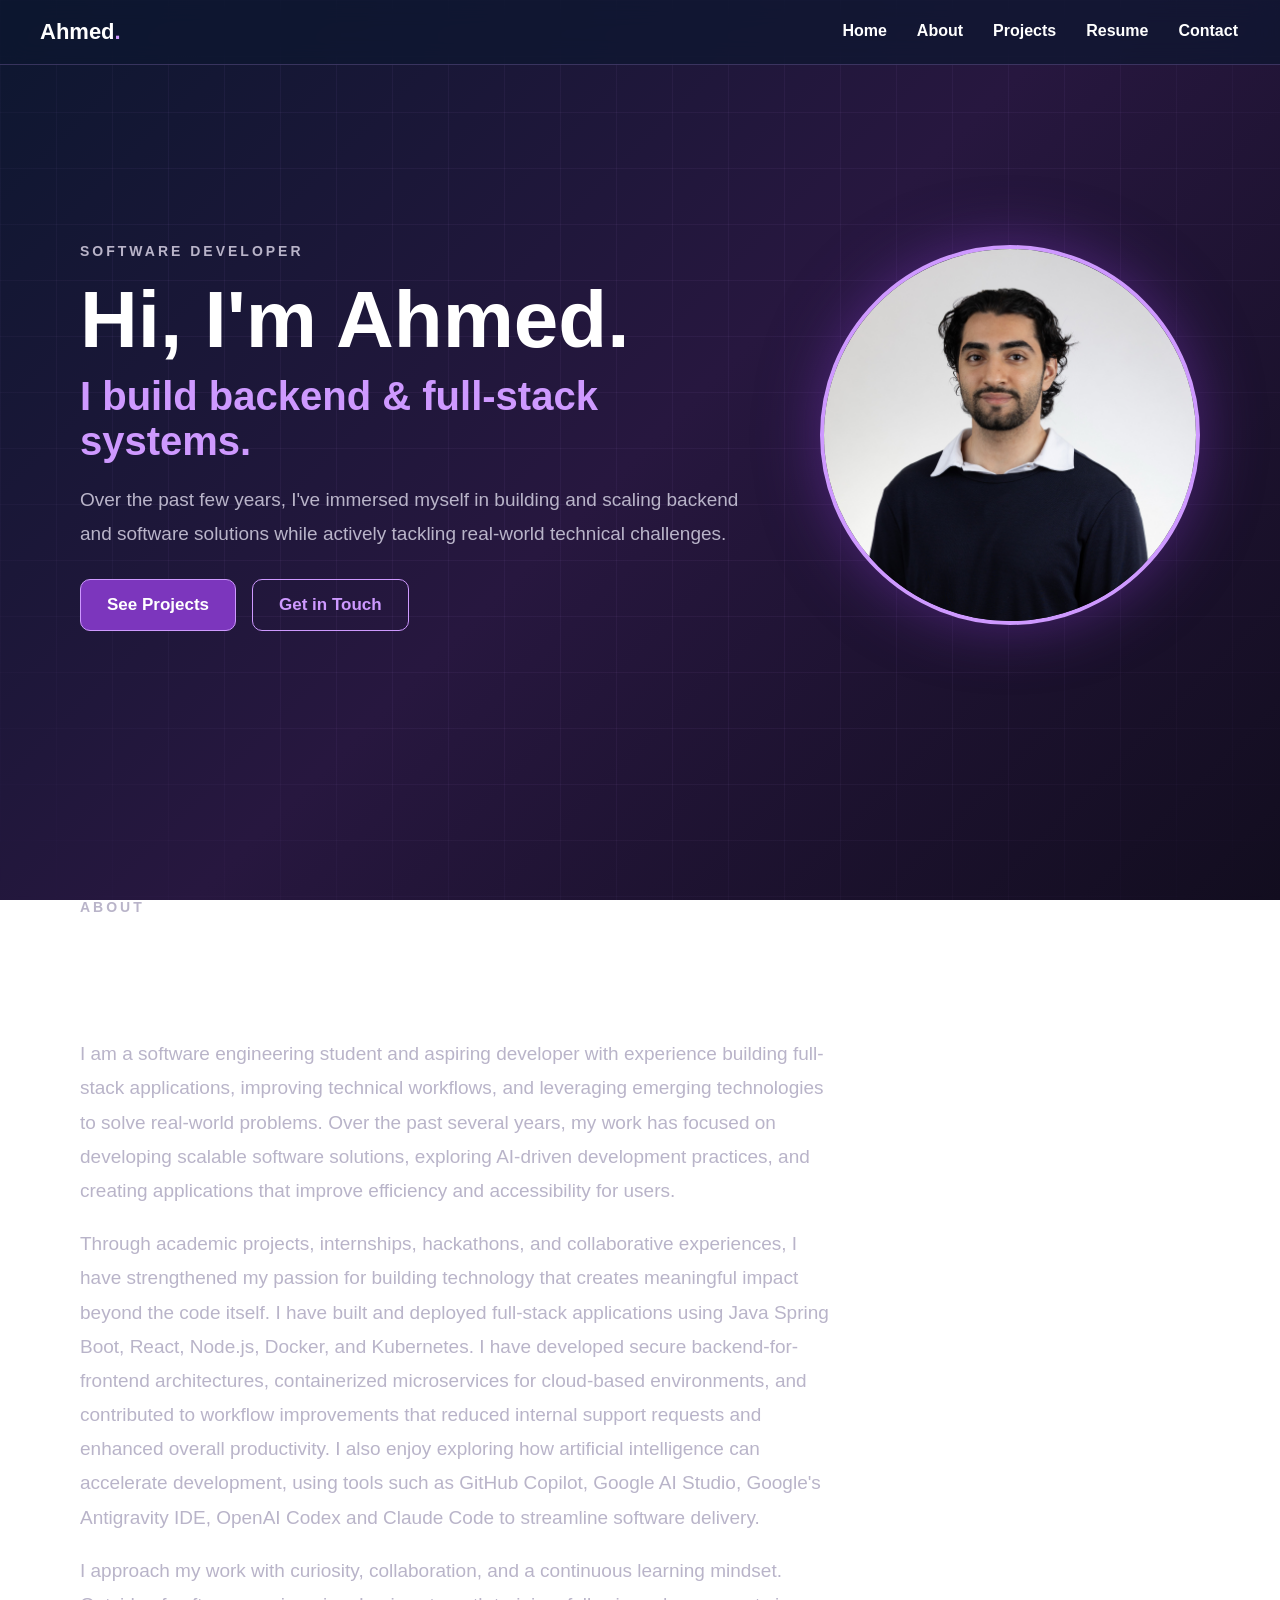
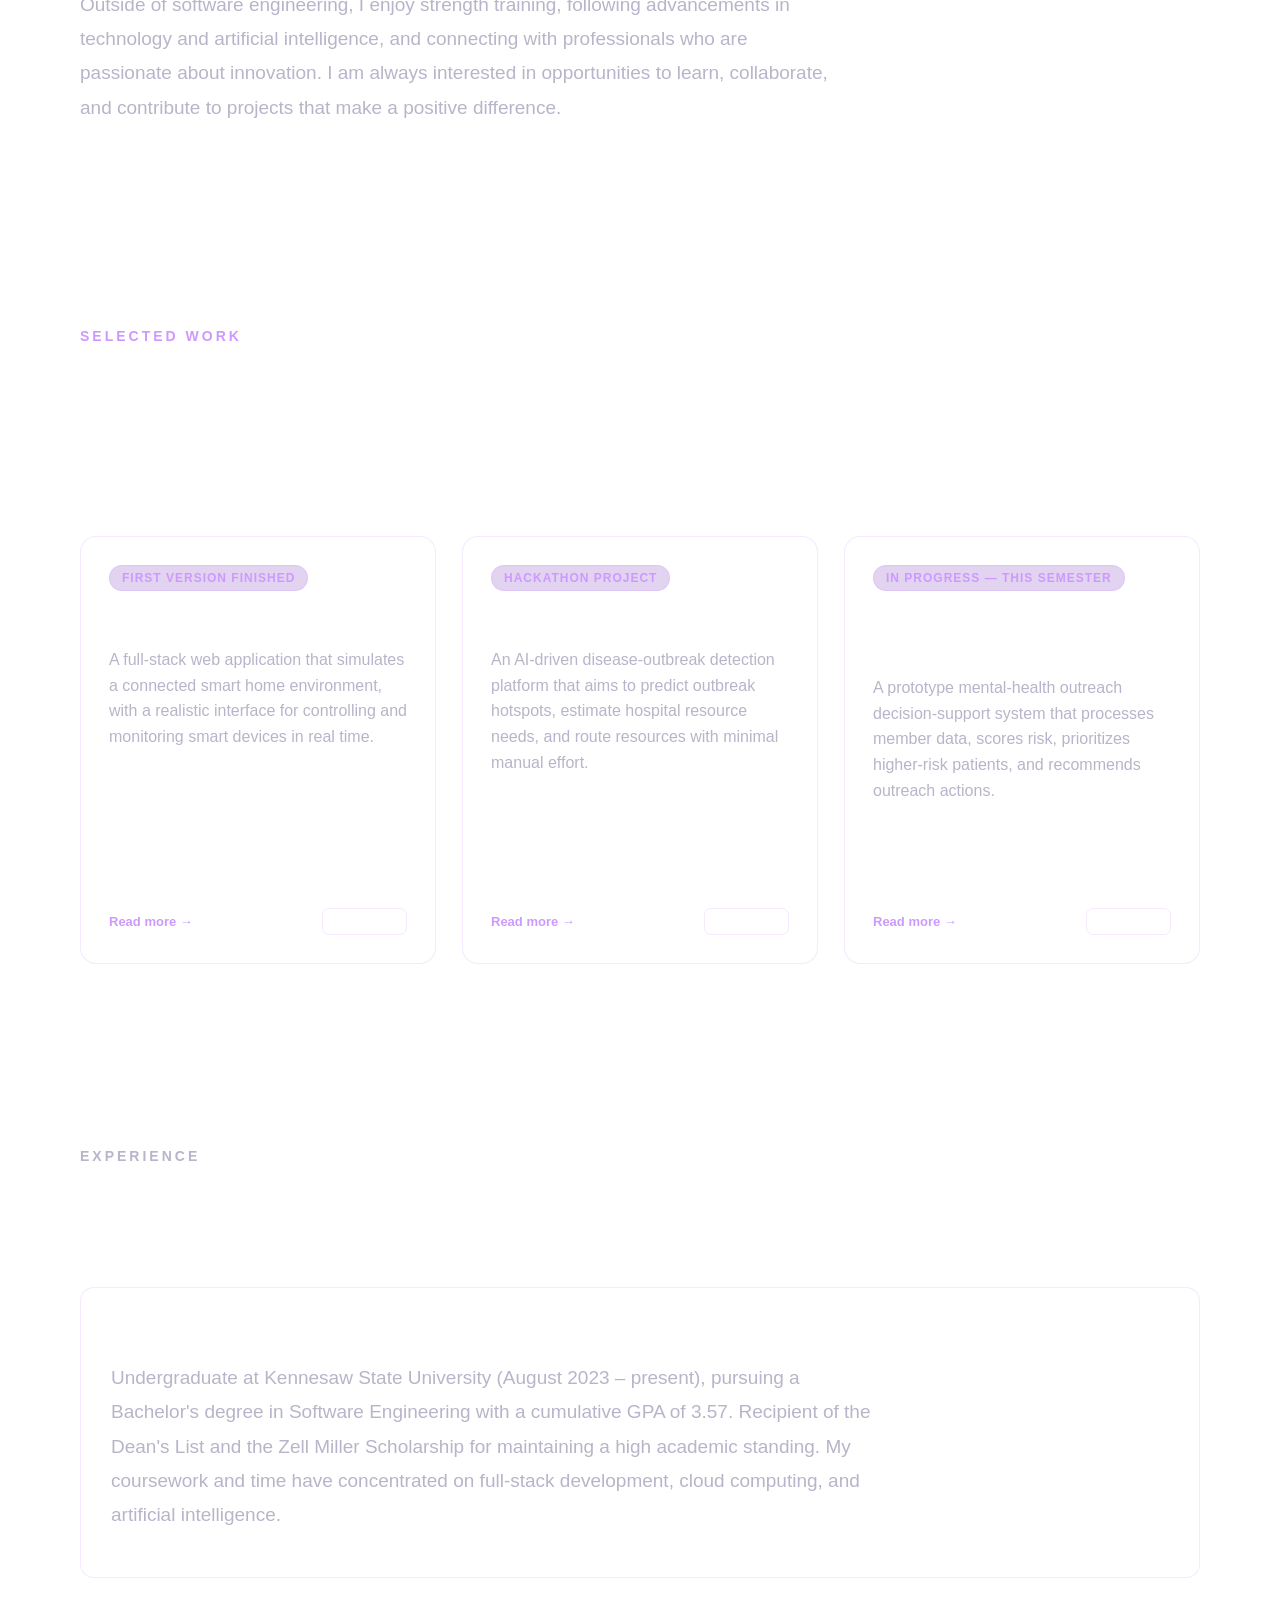
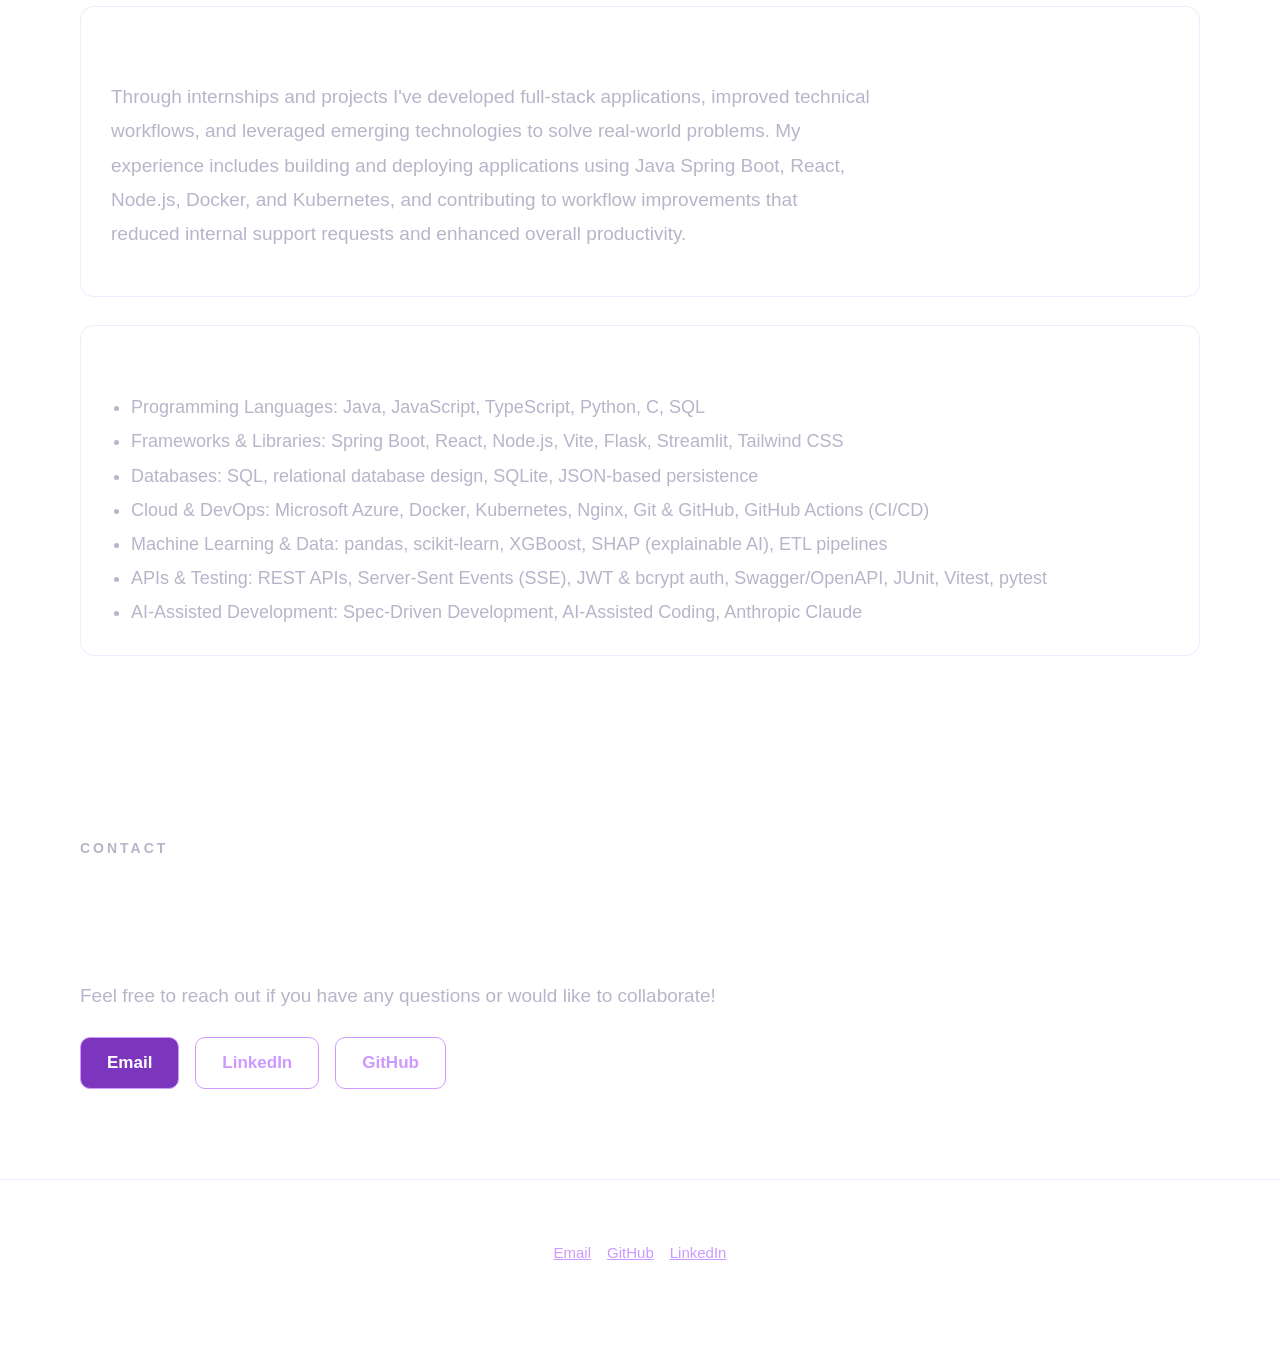
<file: index.html>
<!DOCTYPE html>
<html lang="en">
<head>
    <meta charset="UTF-8">
    <meta name="viewport" content="width=device-width, initial-scale=1.0">
    <title>Ahmed's Portfolio</title>
    <meta name="description" content="Ahmed — Software Developer. Full-stack and backend engineering, cloud, and AI-assisted development.">
    <link rel="stylesheet" href="styling/index.css">
</head>
<body>
    <header class="topbar">
        <a class="brand" href="#home">Ahmed<span>.</span></a>
        <nav class="main-nav">
            <a href="#home">Home</a>
            <a href="#about">About</a>
            <a href="#projects">Projects</a>
            <a href="#resume">Resume</a>
            <a href="#contact">Contact</a>
        </nav>
    </header>

    <main>
        <!-- ===== Hero ===== -->
        <section id="home" class="hero">
            <div class="hero-text">
                <p class="eyebrow">Software Developer</p>
                <h1>Hi, I'm Ahmed.</h1>
                <h2>I build backend &amp; full-stack systems.</h2>
                <p>Over the past few years, I've immersed myself in building and scaling backend and software solutions while actively tackling real-world technical challenges.</p>
                <div class="button-row">
                    <a class="btn" href="#projects">See Projects</a>
                    <a class="btn ghost" href="#contact">Get in Touch</a>
                </div>
            </div>
            <img class="profile-image" src="images/Headshot.png" alt="Ahmed headshot">
        </section>

        <!-- ===== About ===== -->
        <section id="about" class="prose">
            <p class="eyebrow">About</p>
            <h1>Who am I?</h1>
            <p>I am a software engineering student and aspiring developer with experience building full-stack applications, improving technical workflows, and leveraging emerging technologies to solve real-world problems. Over the past several years, my work has focused on developing scalable software solutions, exploring AI-driven development practices, and creating applications that improve efficiency and accessibility for users.</p>
            <p>Through academic projects, internships, hackathons, and collaborative experiences, I have strengthened my passion for building technology that creates meaningful impact beyond the code itself. I have built and deployed full-stack applications using Java Spring Boot, React, Node.js, Docker, and Kubernetes. I have developed secure backend-for-frontend architectures, containerized microservices for cloud-based environments, and contributed to workflow improvements that reduced internal support requests and enhanced overall productivity. I also enjoy exploring how artificial intelligence can accelerate development, using tools such as GitHub Copilot, Google AI Studio, Google's Antigravity IDE, OpenAI Codex and Claude Code to streamline software delivery.</p>
            <p>I approach my work with curiosity, collaboration, and a continuous learning mindset. Outside of software engineering, I enjoy strength training, following advancements in technology and artificial intelligence, and connecting with professionals who are passionate about innovation. I am always interested in opportunities to learn, collaborate, and contribute to projects that make a positive difference.</p>
        </section>

        <!-- ===== Projects ===== -->
        <section id="projects">
            <p class="eyebrow">Selected Work</p>
            <h1>My Projects</h1>
            <p>A selection of things I've built. Click a card to read the full breakdown.</p>

            <div class="card-grid" id="card-grid">
                <!-- Cards are rendered from PROJECTS in the script below -->
            </div>
        </section>

        <!-- ===== Resume ===== -->
        <section id="resume" class="prose">
            <p class="eyebrow">Experience</p>
            <h1>My Resume</h1>
            <div class="resume-grid">
                <div class="resume-block">
                    <h3>Education</h3>
                    <p>Undergraduate at Kennesaw State University (August 2023 – present), pursuing a Bachelor's degree in Software Engineering with a cumulative GPA of 3.57. Recipient of the Dean's List and the Zell Miller Scholarship for maintaining a high academic standing. My coursework and time have concentrated on full-stack development, cloud computing, and artificial intelligence.</p>
                </div>
                <div class="resume-block">
                    <h3>Experience</h3>
                    <p>Through internships and projects I've developed full-stack applications, improved technical workflows, and leveraged emerging technologies to solve real-world problems. My experience includes building and deploying applications using Java Spring Boot, React, Node.js, Docker, and Kubernetes, and contributing to workflow improvements that reduced internal support requests and enhanced overall productivity.</p>
                </div>
                <div class="resume-block">
                    <h3>Skills</h3>
                    <ul>
                        <li>Programming Languages: Java, JavaScript, TypeScript, Python, C, SQL</li>
                        <li>Frameworks &amp; Libraries: Spring Boot, React, Node.js, Vite, Flask, Streamlit, Tailwind CSS</li>
                        <li>Databases: SQL, relational database design, SQLite, JSON-based persistence</li>
                        <li>Cloud &amp; DevOps: Microsoft Azure, Docker, Kubernetes, Nginx, Git &amp; GitHub, GitHub Actions (CI/CD)</li>
                        <li>Machine Learning &amp; Data: pandas, scikit-learn, XGBoost, SHAP (explainable AI), ETL pipelines</li>
                        <li>APIs &amp; Testing: REST APIs, Server-Sent Events (SSE), JWT &amp; bcrypt auth, Swagger/OpenAPI, JUnit, Vitest, pytest</li>
                        <li>AI-Assisted Development: Spec-Driven Development, AI-Assisted Coding, Anthropic Claude</li>
                    </ul>
                </div>
            </div>
        </section>

        <!-- ===== Contact ===== -->
        <section id="contact" class="prose">
            <p class="eyebrow">Contact</p>
            <h1>Let's get in touch.</h1>
            <p>Feel free to reach out if you have any questions or would like to collaborate!</p>
            <div class="contact-links">
                <a class="btn" href="mailto:ahmed.q2099@gmail.com">Email</a>
                <a class="btn ghost" href="https://www.linkedin.com/in/ahmed-al-saad-79548b271/" target="_blank" rel="noopener">LinkedIn</a>
                <a class="btn ghost" href="https://github.com/ahmed-spx" target="_blank" rel="noopener">GitHub</a>
            </div>
        </section>
    </main>

    <footer>
        <div class="contact-links">
            <a href="mailto:ahmed.q2099@gmail.com">Email</a>
            <a href="https://github.com/ahmed-spx" target="_blank" rel="noopener">GitHub</a>
            <a href="https://www.linkedin.com/in/ahmed-al-saad-79548b271/" target="_blank" rel="noopener">LinkedIn</a>
        </div>
        <p style="max-width:none;margin-top:16px;">© 2026 Ahmed Al Saad</p>
    </footer>

    <!-- ===== Project modal ===== -->
    <div class="modal-overlay" id="modal-overlay" role="dialog" aria-modal="true" aria-labelledby="modal-title">
        <div class="modal">
            <button class="modal-close" id="modal-close" aria-label="Close">&times;</button>
            <span class="status" id="modal-status"></span>
            <h2 id="modal-title"></h2>
            <p class="modal-desc" id="modal-desc"></p>
            <div class="modal-tags" id="modal-tags"></div>
            <div id="modal-body"></div>
            <div class="modal-footer">
                <a class="btn" id="modal-source" href="#" target="_blank" rel="noopener">Source &rarr;</a>
            </div>
        </div>
    </div>

    <script>
        const PROJECTS = [
            {
                id: "smart-home-simulator",
                title: "Smart Home Simulator",
                status: "First Version Finished",
                description: "A full-stack web application that simulates a connected smart home environment, with a realistic interface for controlling and monitoring smart devices in real time.",
                source: "https://github.com/ahmed-spx/Smart-Home-Simulator",
                tags: ["Java", "Spring Boot", "React", "Vite", "Docker", "SSE"],
                sections: [
                    {
                        heading: "Why I built it",
                        body: "This project started from my Object-Oriented Programming coursework with Professor Jeff Adkisson. I wanted to turn those OOP principles into a real, working system: modeling different smart-home devices as clean abstractions, then wiring them into a full-stack application with real-time control, persistence, and containerized deployment."
                    },
                    {
                        heading: "How it works",
                        body: "The app follows a three-tier architecture. A Spring Boot REST API (Java 21) owns device state and business logic, exposing endpoints for lights, thermostats, fans, and door locks. A React + Vite frontend (served by Nginx) provides the interactive UI. The two communicate over REST for commands and Server-Sent Events (SSE) for live state updates, so the UI reflects changes the moment they happen. Device state and an audit log are persisted to disk as JSON, and the whole stack runs with a single <strong>docker compose up --build</strong>."
                    },
                    {
                        heading: "Engineering focus",
                        list: [
                            "Device abstraction for lights, thermostats, fans, and door locks using OOP design",
                            "Real-time updates via Server-Sent Events (SSE)",
                            "Documented REST API with SpringDoc / Swagger UI",
                            "State and audit-log persistence (state.json + audit.jsonl)",
                            "Containerized, one-command deployment with Docker Compose",
                            "Test suites with JUnit (backend) and Vitest (frontend), plus a Bruno API collection"
                        ]
                    },
                    {
                        heading: "Current state",
                        body: "The first version is complete and runnable end to end. It ships with default devices, full device management (register, remove, reset, history), per-device controls, real-time event streaming, Swagger documentation, and both backend and frontend test suites."
                    },
                    {
                        heading: "What I learned",
                        body: "Applying OOP design to a real system made the trade-offs concrete: where abstraction helps and where it adds overhead. I learned to build real-time behavior with SSE rather than polling, to document an API so others can explore it through Swagger and Bruno, and to make the whole project reproducible for anyone with just Docker installed."
                    }
                ]
            },
            {
                id: "epiradar",
                title: "EpiRadar",
                status: "Hackathon Project",
                description: "An AI-driven disease-outbreak detection platform that aims to predict outbreak hotspots, estimate hospital resource needs, and route resources with minimal manual effort.",
                source: "https://github.com/ahmadwiz/EpiRadar",
                tags: ["React 19", "TypeScript", "Vite", "Tailwind CSS", "Flask", "WebGL"],
                sections: [
                    {
                        heading: "Why I built it",
                        body: "EpiRadar was a hackathon project, built under tight time pressure using an AI-driven development workflow. The goal was to catch infectious-disease outbreaks earlier by aggregating anonymized hospital data and surfacing emerging hotspots on a map, giving hospitals and public-health users a clearer picture before the situation escalates. The hackathon format was a chance to take an ambitious idea from zero to a demoable product in a very short window."
                    },
                    {
                        heading: "How it works",
                        body: "The front end is a React 19 + TypeScript single-page app built with Vite and Tailwind CSS, using React Router for role-based routing. There are two experiences: a public portal with a global outbreak map, and a protected hospital dashboard gated behind authentication. A Flask backend handles login and registration, hashing passwords with bcrypt and issuing JWT tokens that the app stores client-side and tracks through React Context. The homepage features an animated WebGL orb (built with OGL) as the visual centerpiece."
                    },
                    {
                        heading: "Engineering focus",
                        list: [
                            "AI-driven development: leaning on AI coding tools to scaffold, iterate, and ship fast within hackathon time limits",
                            "Role-based access control with protected routes (hospital vs. public users)",
                            "Authentication flow with JWT and bcrypt, session managed via React Context",
                            "Interactive global outbreak map and data visualization",
                            "Responsive Tailwind design system with an animated WebGL orb"
                        ]
                    },
                    {
                        heading: "Current state",
                        body: "A working hackathon prototype: the React front end with role-based routing, the authentication flow, and the outbreak-map UI are in place. The advanced ML-based predictive analytics are scoped as a future enhancement rather than fully built — the prototype focuses on proving out the platform and user experience."
                    },
                    {
                        heading: "What I learned",
                        body: "This project was a lesson in shipping fast under real constraints. AI-assisted development let me move from idea to a demoable app far quicker than I could have alone, but it also made scope discipline essential — deciding what to build for the demo versus what to leave as a stated future enhancement. I came away more comfortable structuring a role-based React app and using AI tooling as a genuine accelerator rather than a crutch."
                    }
                ]
            },
            {
                id: "mh-risk-outreach",
                title: "Mental Health Risk Outreach",
                status: "In Progress — This Semester",
                description: "A prototype mental-health outreach decision-support system that processes member data, scores risk, prioritizes higher-risk patients, and recommends outreach actions.",
                source: "https://github.com/jonpauljah/mh-risk-outreach",
                tags: ["Python", "pandas", "scikit-learn", "XGBoost", "SHAP", "Streamlit", "SQL"],
                sections: [
                    {
                        heading: "Why I built it",
                        body: "This is a team project for my Application Domain course, and it's still being actively developed this semester. The goal is to explore how data and machine learning can support mental-health outreach: identifying higher-risk members so that limited outreach resources can be directed where they matter most. Working in a real application domain means the data model and decisions have to be taken seriously, not treated as a toy problem."
                    },
                    {
                        heading: "How it works",
                        body: "The pipeline starts with ETL and SQL over member data, then applies machine-learning risk scoring with rule-based safety overrides, prioritizes higher-risk patients, recommends outreach actions, and records short-term outreach outcomes. An XGBoost model (with scikit-learn) does the scoring, and SHAP provides per-member explanations for why someone was flagged, so the recommendations stay interpretable. A Streamlit interface surfaces the results. The work is organized into milestones, with model save/load, explanations, and the model itself tracked as issues."
                    },
                    {
                        heading: "Engineering focus",
                        list: [
                            "ETL and SQL processing of member records",
                            "ML risk scoring with XGBoost and scikit-learn, plus rule-based safety overrides",
                            "Explainability with SHAP (per-member reasons for a risk score)",
                            "Prioritization, outreach-action recommendations, and outcome logging",
                            "Modern Python tooling: uv, ruff, mypy, and pytest",
                            "Collaborating as a team using milestones, issues, and pull requests"
                        ]
                    },
                    {
                        heading: "Current state",
                        body: "Under active development this semester as a team effort. It's an early version (0.1.0) structured around milestones — the ETL/SQL pipeline, the XGBoost scoring model, SHAP explanations, and the Streamlit interface are coming together, with ongoing work tracked through open issues and pull requests."
                    },
                    {
                        heading: "What I learned",
                        body: "Building in a sensitive application domain has pushed me to think about more than code: combining ML predictions with rule-based safety overrides so the system fails safe, and leaning on SHAP for explainability when a score affects a real person. It's also been practice at collaborating on a shared codebase with a team — coordinating through milestones, issues, and pull requests, and keeping quality consistent with shared tooling."
                    }
                ]
            }
        ];

        const grid = document.getElementById("card-grid");

        PROJECTS.forEach(function (p) {
            const card = document.createElement("article");
            card.className = "project-card";
            card.setAttribute("data-id", p.id);
            card.setAttribute("tabindex", "0");
            card.setAttribute("role", "button");
            card.setAttribute("aria-haspopup", "dialog");
            card.setAttribute("aria-label", p.title + " — open details");

            const tagsHtml = p.tags.map(function (t) { return '<span class="tag">' + t + "</span>"; }).join("");

            card.innerHTML =
                '<span class="status">' + p.status + "</span>" +
                "<h3>" + p.title + "</h3>" +
                '<p class="card-desc">' + p.description + "</p>" +
                '<div class="tags">' + tagsHtml + "</div>" +
                '<div class="card-footer">' +
                    '<span class="card-hint">Read more &rarr;</span>' +
                    '<a class="card-source" href="' + p.source + '" target="_blank" rel="noopener">Source &#8599;</a>' +
                "</div>";

            // Open the modal when the card itself is clicked or activated by keyboard,
            // but let the Source link behave as a normal link to the repo.
            card.addEventListener("click", function (e) {
                if (e.target.closest(".card-source")) return;
                openModal(p.id);
            });
            card.addEventListener("keydown", function (e) {
                if (e.target !== card) return; // ignore keys while the Source link is focused
                if (e.key === "Enter" || e.key === " ") {
                    e.preventDefault();
                    openModal(p.id);
                }
            });

            grid.appendChild(card);
        });

        const overlay = document.getElementById("modal-overlay");
        const modalClose = document.getElementById("modal-close");

        function openModal(id) {
            const p = PROJECTS.find(function (x) { return x.id === id; });
            if (!p) return;

            document.getElementById("modal-status").textContent = p.status;
            document.getElementById("modal-title").textContent = p.title;
            document.getElementById("modal-desc").textContent = p.description;

            document.getElementById("modal-tags").innerHTML =
                p.tags.map(function (t) { return '<span class="tag">' + t + "</span>"; }).join("");

            const body = document.getElementById("modal-body");
            body.innerHTML = p.sections.map(function (s) {
                let content;
                if (s.list) {
                    content = "<ul>" + s.list.map(function (li) { return "<li>" + li + "</li>"; }).join("") + "</ul>";
                } else {
                    content = "<p>" + s.body + "</p>";
                }
                return '<div class="modal-section"><h4>' + s.heading + "</h4>" + content + "</div>";
            }).join("");

            const source = document.getElementById("modal-source");
            source.href = p.source;

            overlay.classList.add("open");
            document.body.style.overflow = "hidden";
            modalClose.focus();
        }

        function closeModal() {
            overlay.classList.remove("open");
            document.body.style.overflow = "";
        }

        modalClose.addEventListener("click", closeModal);
        overlay.addEventListener("click", function (e) {
            if (e.target === overlay) closeModal();
        });
        document.addEventListener("keydown", function (e) {
            if (e.key === "Escape" && overlay.classList.contains("open")) closeModal();
        });
    </script>
</body>
</html>
</file>
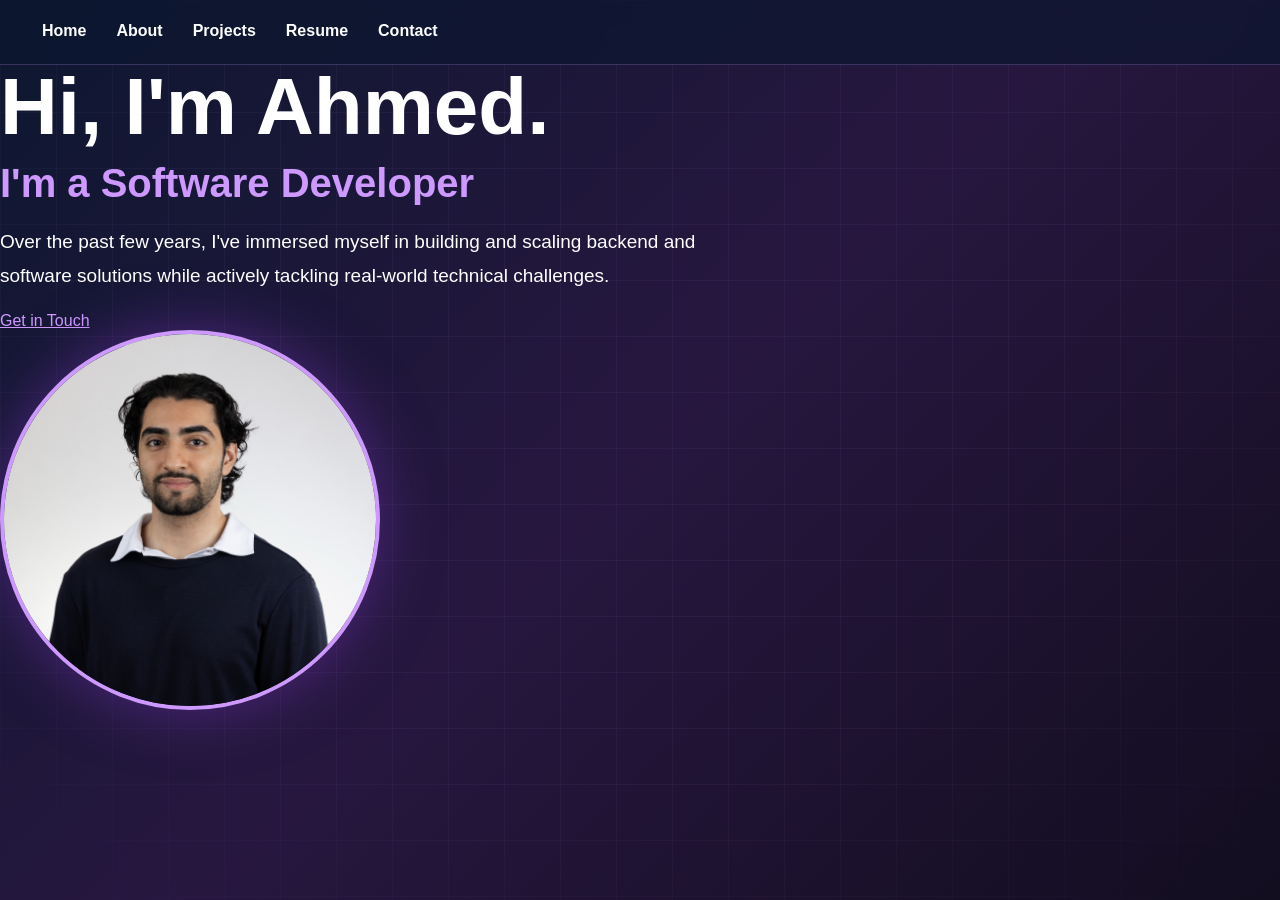
<file: pages/index.html>
<html>
    <head>
        <title>Ahmed's Portfolio</title>
        <link rel="stylesheet" href="../styling/index.css">
    </head>
    <body>
        <header class="topbar">
            <nav class="main-nav">
                <a href="index.html">Home</a>
                <a href="about.html">About</a>
                <a href="projects.html">Projects</a>
                <a href="resume.html">Resume</a>
                <a href="contact.html">Contact</a>
            </nav>
        </header>

        <div class="name">
            <div class="center-text">
                <h1>Hi, I'm Ahmed.</h1>
                <h2>I'm a Software Developer</h2>
                <p>Over the past few years, I've immersed myself in building and scaling backend and software solutions while actively tackling real-world technical challenges.</p>
                <a class="contact-button" href="contact.html">Get in Touch</a>
            </div>
            <img class="profile-image" src="../images/Headshot.png" alt="Ahmed Headshot">
        </div>
    </body>
</html>
</file>
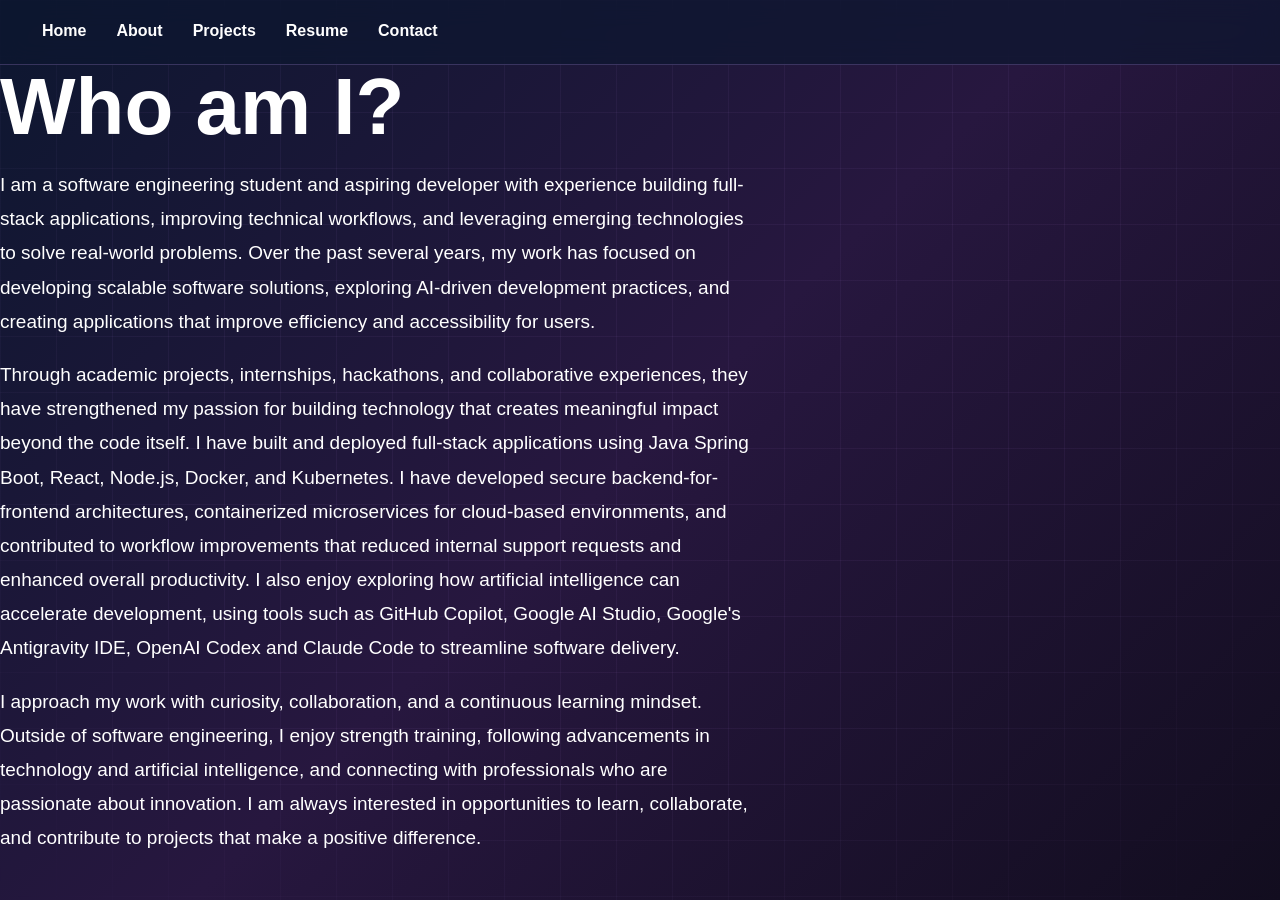
<file: pages/about.html>
<html>
    <head>
        <title>Ahmed's Portfolio | About Me</title>
        <link rel="stylesheet" href="../styling/index.css">
    </head>
    <Body>
        <header class="topbar">
            <nav class="main-nav">
                <a href="index.html">Home</a>
                <a href="about.html">About</a>
                <a href="projects.html">Projects</a>
                <a href="resume.html">Resume</a>
                <a href="contact.html">Contact</a>
            </nav>
        </header>

        <div class="text-block">
            <h1>Who am I?</h1>
            <p>I am a software engineering student and aspiring developer with experience building full-stack applications, improving technical workflows, and leveraging emerging technologies to solve real-world problems. Over the past several years, my work has focused on developing scalable software solutions, exploring AI-driven development practices, and creating applications that improve efficiency and accessibility for users.</p>
            <p>Through academic projects, internships, hackathons, and collaborative experiences, they have strengthened my passion for building technology that creates meaningful impact beyond the code itself. I have built and deployed full-stack applications using Java Spring Boot, React, Node.js, Docker, and Kubernetes. I have developed secure backend-for-frontend architectures, containerized microservices for cloud-based environments, and contributed to workflow improvements that reduced internal support requests and enhanced overall productivity. I also enjoy exploring how artificial intelligence can accelerate development, using tools such as GitHub Copilot, Google AI Studio, Google's Antigravity IDE, OpenAI Codex and Claude Code to streamline software delivery.</p>
            <p>I approach my work with curiosity, collaboration, and a continuous learning mindset. Outside of software engineering, I enjoy strength training, following advancements in technology and artificial intelligence, and connecting with professionals who are passionate about innovation. I am always interested in opportunities to learn, collaborate, and contribute to projects that make a positive difference.</p>
        </div>
    </Body>
</html>
</file>
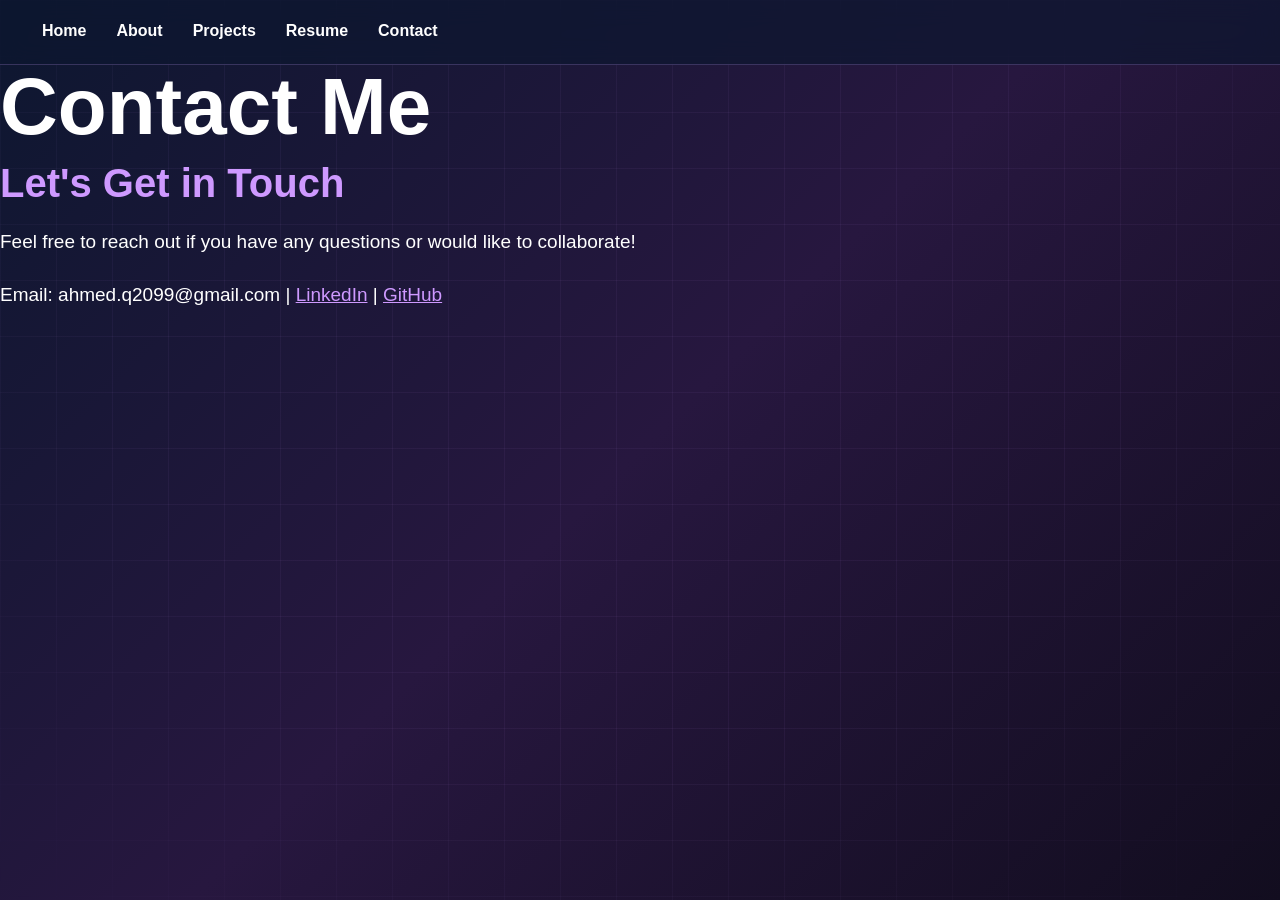
<file: pages/contact.html>
<html>
    <head>
        <title>Ahmed's Portfolio | Contact</title>
        <link rel="stylesheet" href="../styling/index.css">
    </head>
    <body>
        <header class="topbar">
            <nav class="main-nav">
                <a href="index.html">Home</a>
                <a href="about.html">About</a>
                <a href="projects.html">Projects</a>
                <a href="resume.html">Resume</a>
                <a href="contact.html">Contact</a>
            </nav>
        </header>

        <div class="text-block">
            <h1>Contact Me</h1>
            <h2>Let's Get in Touch</h2>
            <p>Feel free to reach out if you have any questions or would like to collaborate!</p>
            <p>Email: ahmed.q2099@gmail.com</a> | <a href="https://www.linkedin.com/in/ahmed-al-saad-79548b271/" target="_blank">LinkedIn</a> | <a href="https://github.com/ahmed-spx" target="_blank">GitHub</a></p>
        </div>
    </body>
</html>
</file>
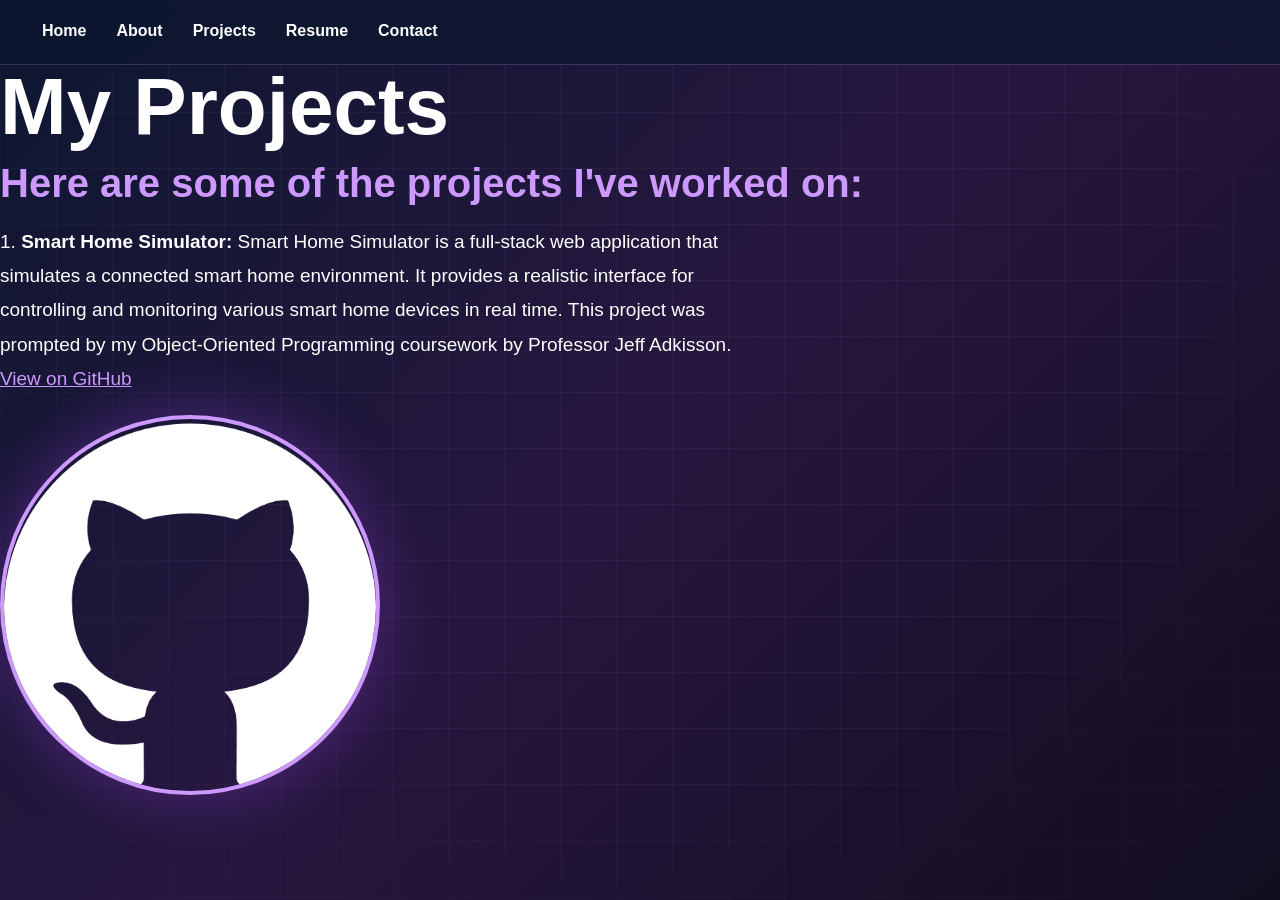
<file: pages/projects.html>
<html>
    <head>
        <title>Ahmed's Portfolio | Projects</title>
        <link rel="stylesheet" href="../styling/index.css">
    </head>
    <Body>
        <header class="topbar">
            <nav class="main-nav">
                <a href="index.html">Home</a>
                <a href="about.html">About</a>
                <a href="projects.html">Projects</a>
                <a href="resume.html">Resume</a>
                <a href="contact.html">Contact</a>
            </nav>
        </header>

        <div class="name">
            <div class="center-text">
                <h1>My Projects</h1>
                <h2>Here are some of the projects I've worked on:</h2>
                <p>1. <strong>Smart Home Simulator:</strong> Smart Home Simulator is a full-stack web application that simulates a connected smart home environment. It provides a realistic interface for controlling and monitoring various smart home devices in real time. This project was prompted by my Object-Oriented Programming coursework by Professor Jeff Adkisson. <a href="https://github.com/ahmed-spx/Smart-Home-Simulator" target="_blank">View on GitHub</a></p>
            </div>
            <img class="profile-image" src="../images/github-white-icon.png" alt="Github Icon">
        </div>
    </Body>
</html>
</file>
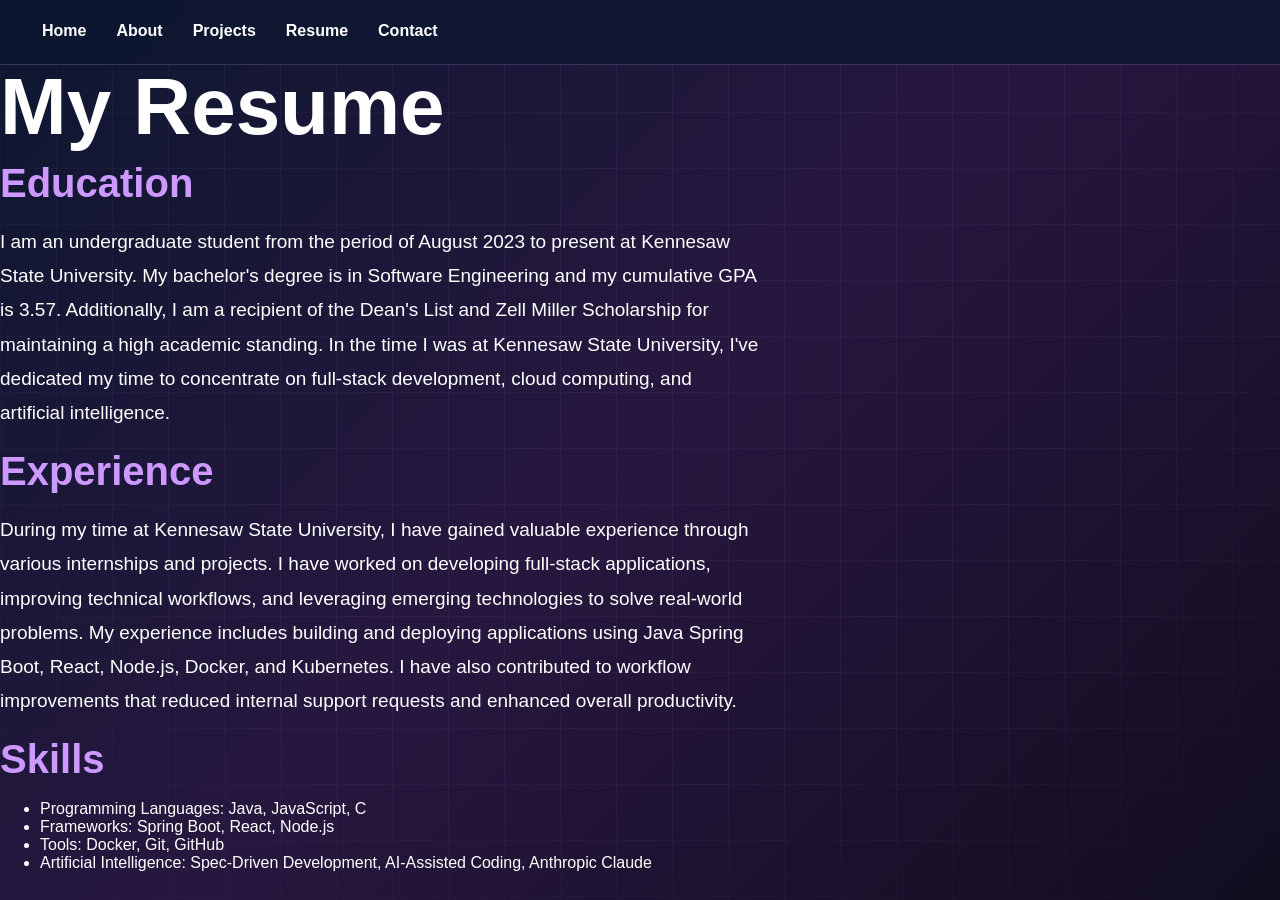
<file: pages/resume.html>
<html>
    <head>
        <title>Ahmed's Portfolio | Resume</title>
        <link rel="stylesheet" href="../styling/index.css">
    </head>
    <body>
        <header class="topbar">
            <nav class="main-nav">
                <a href="index.html">Home</a>
                <a href="about.html">About</a>
                <a href="projects.html">Projects</a>
                <a href="resume.html">Resume</a>
                <a href="contact.html">Contact</a>
            </nav>
        </header>

        <div class="text-block">
            <h1>My Resume</h1>
            <h2>Education</h2>
            <p>I am an undergraduate student from the period of August 2023 to present at Kennesaw State University. My bachelor's degree is in Software Engineering and my cumulative GPA is 3.57. Additionally, I am a recipient of the Dean's List and Zell Miller Scholarship for maintaining a high academic standing. In the time I was at Kennesaw State University, I've dedicated my time to concentrate on full-stack development, cloud computing, and artificial intelligence.</p>
            <h2>Experience</h2>
            <p>During my time at Kennesaw State University, I have gained valuable experience through various internships and projects. I have worked on developing full-stack applications, improving technical workflows, and leveraging emerging technologies to solve real-world problems. My experience includes building and deploying applications using Java Spring Boot, React, Node.js, Docker, and Kubernetes. I have also contributed to workflow improvements that reduced internal support requests and enhanced overall productivity.</p>
            <h2>Skills</h2>
            <ul>
                <li>Programming Languages: Java, JavaScript, C</li>
                <li>Frameworks: Spring Boot, React, Node.js</li>
                <li>Tools: Docker, Git, GitHub</li>
                <li>Artificial Intelligence: Spec-Driven Development, AI-Assisted Coding, Anthropic Claude</li>
            </ul>
        </div>
    </body>
</html>
</file>
<file: styling/index.css>
:root {
    --bg-1: #0d1730;
    --bg-2: #27173f;
    --bg-3: #120d1f;
    --accent: #7c36bd;
    --accent-light: #ce99ff;
    --text: #ffffff;
    --muted: #b9b4c9;
    --card-bg: rgba(255, 255, 255, 0.04);
    --card-border: rgba(206, 153, 255, 0.22);
    --font: Arial, Helvetica, sans-serif;
}

* {
    box-sizing: border-box;
}

html {
    scroll-behavior: smooth;
}

body {
    background: linear-gradient(135deg, var(--bg-1) 0%, var(--bg-2) 50%, var(--bg-3) 100%);
    background-attachment: fixed;
    color: var(--text);
    font-family: var(--font);
    margin: 0;
    min-height: 100vh;
    overflow-x: hidden;
}

/* Subtle gridline overlay */
body::before {
    content: "";
    position: fixed;
    inset: 0;
    z-index: -1;
    pointer-events: none;
    background-image:
        linear-gradient(rgba(206, 153, 255, 0.055) 1px, transparent 1px),
        linear-gradient(90deg, rgba(206, 153, 255, 0.055) 1px, transparent 1px);
    background-size: 56px 56px;
    /* fade the grid toward the edges so it reads as texture, not a table */
    -webkit-mask-image: radial-gradient(ellipse at 50% 35%, #000 55%, transparent 100%);
    mask-image: radial-gradient(ellipse at 50% 35%, #000 55%, transparent 100%);
}

h1 {
    font-family: var(--font);
    font-size: clamp(42px, 8vw, 80px);
    font-weight: 800;
    line-height: 1.05;
    margin: 0 0 12px;
    color: var(--text);
}

h2 {
    font-family: var(--font);
    font-size: clamp(26px, 4vw, 40px);
    font-weight: 600;
    color: var(--accent-light);
    margin: 0 0 18px;
}

h3 {
    font-family: var(--font);
    font-size: 24px;
    font-weight: 700;
    color: var(--text);
    margin: 0 0 10px;
}

p {
    font-family: var(--font);
    color: var(--text);
    font-size: 19px;
    line-height: 1.8;
    max-width: 760px;
}

a {
    color: var(--accent-light);
}

/* ---------- Top navigation ---------- */
.topbar {
    position: sticky;
    top: 0;
    z-index: 50;
    display: flex;
    justify-content: space-between;
    align-items: center;
    padding: 18px 40px;
    background: rgba(13, 23, 48, 0.72);
    backdrop-filter: blur(12px);
    -webkit-backdrop-filter: blur(12px);
    border-bottom: 1px solid var(--card-border);
}

.brand {
    font-weight: 800;
    font-size: 22px;
    color: var(--text);
    text-decoration: none;
}

.brand span {
    color: var(--accent-light);
}

.main-nav {
    display: flex;
    gap: 26px;
    align-items: center;
    flex-wrap: wrap;
}

.main-nav a {
    color: var(--text);
    text-decoration: none;
    font-weight: 600;
    font-size: 16px;
    padding: 4px 2px;
    border-bottom: 2px solid transparent;
    transition: color 0.2s ease, border-color 0.2s ease;
}

.main-nav a:hover {
    color: var(--accent-light);
    border-bottom-color: var(--accent-light);
}

/* ---------- Section layout ---------- */
section {
    padding: 90px 40px;
    scroll-margin-top: 80px;
    max-width: 1200px;
    margin: 0 auto;
}

.eyebrow {
    text-transform: uppercase;
    letter-spacing: 3px;
    font-size: 14px;
    font-weight: 700;
    color: var(--accent-light);
    margin: 0 0 14px;
}

/* ---------- Hero ---------- */
.hero {
    display: flex;
    align-items: center;
    justify-content: space-between;
    gap: 48px;
    min-height: calc(100vh - 160px);
    flex-wrap: wrap;
}

.hero-text {
    flex: 1 1 420px;
}

.hero-text p {
    color: var(--muted);
}

.profile-image {
    width: min(380px, 70vw);
    height: min(380px, 70vw);
    border-radius: 50%;
    border: 4px solid var(--accent-light);
    object-fit: cover;
    box-shadow: 0 0 60px rgba(124, 54, 189, 0.5);
    flex: 0 0 auto;
}

/* ---------- Buttons ---------- */
.button-row {
    display: flex;
    gap: 16px;
    flex-wrap: wrap;
    margin-top: 28px;
}

.btn {
    display: inline-block;
    padding: 15px 26px;
    border-radius: 10px;
    text-align: center;
    color: var(--text);
    font-family: var(--font);
    font-size: 17px;
    font-weight: 600;
    text-decoration: none;
    cursor: pointer;
    border: 1px solid var(--accent-light);
    background-color: var(--accent);
    transition: box-shadow 0.2s ease, transform 0.15s ease;
}

.btn:hover {
    box-shadow: 0 0 18px var(--accent-light);
    transform: translateY(-2px);
}

.btn.ghost {
    background: transparent;
    color: var(--accent-light);
}

.btn.ghost:hover {
    background: rgba(124, 54, 189, 0.18);
}

/* ---------- Project cards ---------- */
.card-grid {
    display: grid;
    grid-template-columns: repeat(auto-fill, minmax(min(100%, 300px), 1fr));
    gap: 26px;
    margin-top: 36px;
}

.project-card {
    background: var(--card-bg);
    border: 1px solid var(--card-border);
    border-radius: 16px;
    padding: 28px;
    cursor: pointer;
    transition: transform 0.2s ease, box-shadow 0.2s ease, border-color 0.2s ease;
    text-align: left;
    display: flex;
    flex-direction: column;
    gap: 14px;
}

.project-card:hover,
.project-card:focus-visible {
    transform: translateY(-6px);
    box-shadow: 0 16px 40px rgba(124, 54, 189, 0.35);
    border-color: var(--accent-light);
    outline: none;
}

.project-card h3 {
    margin: 0;
}

.project-card .card-desc {
    color: var(--muted);
    font-size: 16px;
    line-height: 1.6;
    margin: 0;
    max-width: none;
}

.status {
    align-self: flex-start;
    font-size: 12px;
    font-weight: 700;
    text-transform: uppercase;
    letter-spacing: 1px;
    color: var(--accent-light);
    background: rgba(124, 54, 189, 0.22);
    border: 1px solid var(--card-border);
    padding: 5px 12px;
    border-radius: 999px;
}

.tags {
    display: flex;
    flex-wrap: wrap;
    gap: 8px;
    margin-top: auto;
}

.tag {
    font-size: 13px;
    color: var(--text);
    background: rgba(255, 255, 255, 0.07);
    border: 1px solid rgba(255, 255, 255, 0.12);
    padding: 4px 10px;
    border-radius: 6px;
}

.card-footer {
    display: flex;
    align-items: center;
    justify-content: space-between;
    gap: 12px;
    margin-top: 4px;
    padding-top: 14px;
    border-top: 1px solid rgba(255, 255, 255, 0.08);
}

.card-hint {
    font-size: 13px;
    color: var(--accent-light);
    font-weight: 600;
}

.card-source {
    font-size: 13px;
    font-weight: 600;
    color: var(--text);
    text-decoration: none;
    padding: 5px 12px;
    border: 1px solid var(--card-border);
    border-radius: 7px;
    transition: background 0.2s ease, border-color 0.2s ease;
}

.card-source:hover {
    background: rgba(124, 54, 189, 0.25);
    border-color: var(--accent-light);
}

/* ---------- About / Resume / Contact text blocks ---------- */
.prose p {
    color: var(--muted);
}

.resume-grid {
    display: grid;
    gap: 28px;
    margin-top: 20px;
}

.resume-block {
    background: var(--card-bg);
    border: 1px solid var(--card-border);
    border-radius: 14px;
    padding: 26px 30px;
}

.resume-block ul {
    margin: 0;
    padding-left: 20px;
    color: var(--muted);
    line-height: 1.9;
    font-size: 18px;
}

.contact-links {
    display: flex;
    flex-wrap: wrap;
    gap: 16px;
    margin-top: 24px;
}

/* ---------- Modal ---------- */
.modal-overlay {
    position: fixed;
    inset: 0;
    background: rgba(8, 10, 24, 0.78);
    backdrop-filter: blur(6px);
    -webkit-backdrop-filter: blur(6px);
    display: none;
    align-items: flex-start;
    justify-content: center;
    padding: 48px 20px;
    overflow-y: auto;
    z-index: 100;
}

.modal-overlay.open {
    display: flex;
}

.modal {
    background: linear-gradient(160deg, #15102b 0%, #1b1535 60%, #120d22 100%);
    border: 1px solid var(--card-border);
    border-radius: 18px;
    max-width: 760px;
    width: 100%;
    padding: 40px;
    position: relative;
    box-shadow: 0 30px 80px rgba(0, 0, 0, 0.6);
}

.modal-close {
    position: absolute;
    top: 18px;
    right: 18px;
    background: rgba(255, 255, 255, 0.08);
    border: 1px solid var(--card-border);
    color: var(--text);
    width: 40px;
    height: 40px;
    border-radius: 50%;
    font-size: 22px;
    line-height: 1;
    cursor: pointer;
    transition: background 0.2s ease;
}

.modal-close:hover {
    background: var(--accent);
}

.modal h2 {
    margin-top: 0;
    padding-right: 40px;
}

.modal .modal-desc {
    color: var(--muted);
    font-size: 18px;
    margin-top: 0;
}

.modal-section {
    margin-top: 26px;
}

.modal-section h4 {
    font-size: 15px;
    text-transform: uppercase;
    letter-spacing: 2px;
    color: var(--accent-light);
    margin: 0 0 8px;
}

.modal-section p,
.modal-section ul {
    color: var(--text);
    font-size: 16px;
    line-height: 1.7;
    margin: 0;
    max-width: none;
}

.modal-section ul {
    padding-left: 20px;
    color: var(--muted);
}

.modal-tags {
    display: flex;
    flex-wrap: wrap;
    gap: 8px;
    margin: 18px 0 4px;
}

.modal-footer {
    margin-top: 30px;
}

/* ---------- Footer ---------- */
footer {
    text-align: center;
    padding: 40px 20px;
    border-top: 1px solid var(--card-border);
    color: var(--muted);
    font-size: 15px;
}

footer .contact-links {
    justify-content: center;
}

/* ---------- Responsive ---------- */
@media (max-width: 860px) {
    .topbar {
        padding: 14px 20px;
        flex-direction: column;
        gap: 10px;
    }

    .main-nav {
        gap: 14px 18px;
        justify-content: center;
    }

    section {
        padding: 60px 20px;
        scroll-margin-top: 120px;
    }

    .hero {
        flex-direction: column-reverse;
        text-align: center;
        min-height: auto;
        gap: 32px;
    }

    .hero-text {
        flex-basis: auto;
    }

    .button-row,
    .hero .button-row,
    .contact-links {
        justify-content: center;
    }

    p {
        margin-left: auto;
        margin-right: auto;
    }

    .resume-block {
        padding: 22px 20px;
    }

    .modal-overlay {
        padding: 24px 14px;
    }

    .modal {
        padding: 28px 22px;
    }
}

@media (max-width: 420px) {
    .main-nav {
        gap: 10px 14px;
    }

    .main-nav a {
        font-size: 15px;
    }

    .btn {
        width: 100%;
    }

    .project-card {
        padding: 22px;
    }
}
</file>
